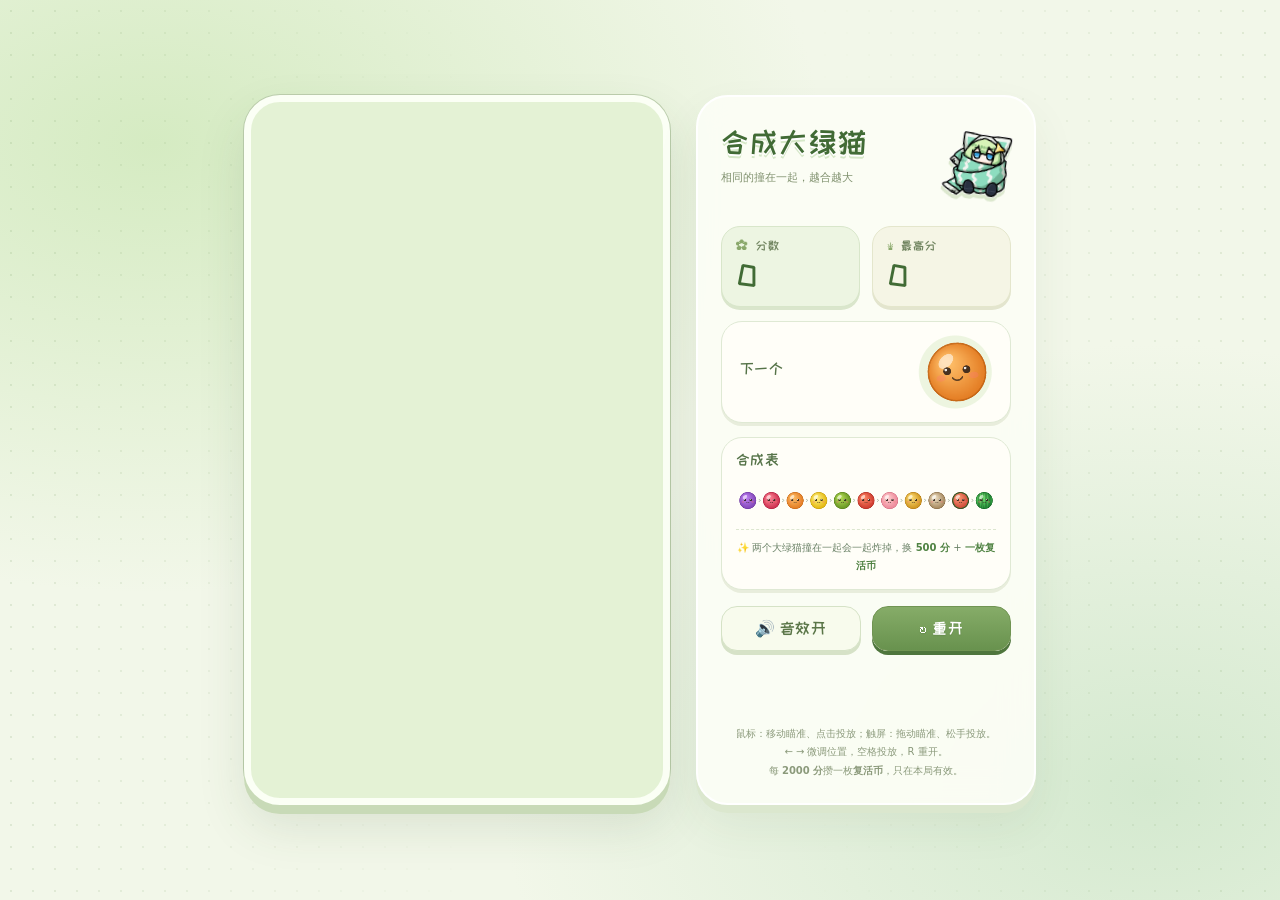
<file: index.html>
<!doctype html>
<html lang="zh-CN"><meta charset="utf-8"><meta name="viewport" content="width=device-width, initial-scale=1"><meta http-equiv="refresh" content="0;url=v1/index.html"><title>合成大绿猫</title><a href="v1/index.html">开始游戏</a></html>
</file>
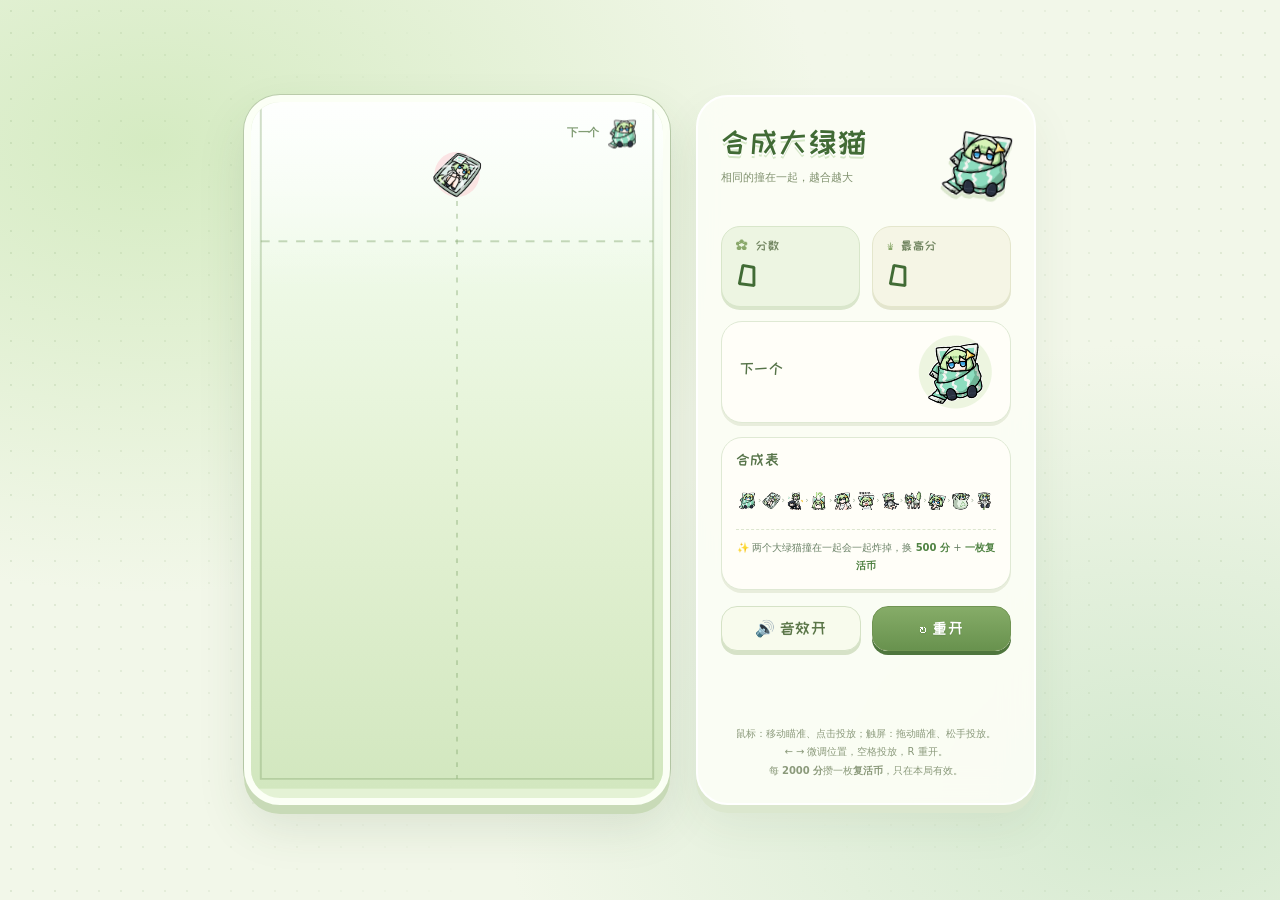
<file: v1/index.html>
<!DOCTYPE html>
<html lang="zh-CN">
<head>
<meta charset="utf-8">
<meta name="viewport" content="width=device-width, initial-scale=1, maximum-scale=1, user-scalable=no, viewport-fit=cover">
<meta name="theme-color" content="#e4f2d5">
<meta name="mobile-web-app-capable" content="yes">
<meta name="apple-mobile-web-app-capable" content="yes">
<meta name="apple-mobile-web-app-status-bar-style" content="default">
<meta name="apple-mobile-web-app-title" content="合成大绿猫">
<meta name="description" content="合成大绿猫 · 纯前端小游戏：拖动瞄准、松手投放，相同的撞在一起合成更大的一只。">
<!-- ↓ Monetag 站点验证：把后台给的 meta 标签粘在下面这一行 ↓ -->

<title>合成大绿猫</title>
<link rel="stylesheet" href="fonts.css"><link rel="stylesheet" href="style.css"><link rel="stylesheet" href="garden.css">
</head>
<body>

<main class="app">

  <!-- ===== 游戏区 ===== -->
  <section class="stage" id="stage">
    <canvas id="game" aria-label="合成大绿猫游戏区域"></canvas>

    <!-- 复活币：浮在棋盘左上角。
         刻意不放进顶部信息条 —— 手机上面板是横向 flex，
         多一个卡片会把「分数 / 最高分」挤到 52px 宽还折行（实测面板从 66px 涨到 102px）。
         这里 pointer-events 关掉，永远不会挡住投放。 -->
    <div class="revive-chip" id="reviveBadge" hidden>
      <span class="revive-chip-ico" aria-hidden="true">🪙</span><span id="reviveCount">×0</span>
    </div>

    <div class="overlay" id="overlay">
      <div class="dialog">

        <!-- ===== 越线第一屏：有复活币时才出现 ===== -->
        <div class="revive-ask" id="revivePrompt" hidden>
          <div class="dialog-emoji">😵</div>
          <h2>还能再救一下</h2>
          <p class="dialog-score">本局得分 <strong id="reviveScore">0</strong></p>
          <p class="revive-hint">清掉警戒线以上的绿猫，接着玩</p>
          <div class="dialog-actions">
            <button class="btn" id="giveUpBtn" type="button">不了，结束吧</button>
            <button class="btn btn-revive" id="reviveBtn" type="button">🪙 用一枚复活币</button>
          </div>
          <p class="dialog-hint" id="reviveLeft">还剩 1 枚</p>
        </div>

        <!-- ===== 第二屏：正式结算 ===== -->
        <div id="overPanel">
          <div class="dialog-emoji">🐱</div>
          <h2 id="overTitle">游戏结束</h2>
          <p class="dialog-score">本局得分 <strong id="finalScore">0</strong></p>
          <p class="dialog-best">最高分 <span id="finalBest">0</span></p>

          <div class="dialog-actions">
            <button class="btn btn-primary" id="restartBtn" type="button">再来一局</button>
          </div>
          <p class="dialog-hint">按 R 键也可重新开始</p>
        </div>

      </div>
    </div>
  </section>

  <!-- ===== 侧边面板 ===== -->
  <aside class="panel">

    <header class="panel-head"><img class="garden-mascot" src="../图/1.png" alt="" aria-hidden="true">
      <h1>合成大绿猫</h1>
      <p class="subtitle">相同的撞在一起，越合越大</p>
    </header>

    <div class="stats">
      <div class="stat">
        <span class="stat-label"><span aria-hidden="true">✿</span> 分数</span>
        <strong class="stat-value" id="score">0</strong>
      </div>
      <div class="stat">
        <span class="stat-label"><span aria-hidden="true">♛</span> 最高分</span>
        <strong class="stat-value stat-best" id="best">0</strong>
      </div>
    </div>

    <div class="next-box">
      <span class="box-label">下一个</span>
      <canvas id="next" width="160" height="160" aria-label="下一个"></canvas>
    </div>

    <div class="chain-box">
      <span class="box-label">合成表</span>
      <canvas id="chain" width="680" height="112" aria-label="合成顺序"></canvas>
      <p class="chain-note">✨ 两个大绿猫撞在一起会一起炸掉，换 <strong>500 分</strong> + <strong>一枚复活币</strong></p>
    </div>

    <div class="actions">
      <button class="btn" id="soundBtn" type="button" aria-pressed="true">
        <span class="ico">🔊</span><span class="lbl">音效开</span>
      </button>
      <button class="btn btn-primary" id="resetBtn" type="button" title="重新开始">
        <span class="ico">↻</span><span class="lbl">重开</span>
      </button>
    </div>

    <p class="tips">
      鼠标：移动瞄准、点击投放；触屏：拖动瞄准、松手投放。<br>
      ← → 微调位置，空格投放，R 重开。<br>
      每 <strong>2000 分</strong>攒一枚<strong>复活币</strong>，只在本局有效。
    </p>

  </aside>

</main>

<!-- 已确认的 11 级碰撞配置，来自用户导出的 parts.js。 -->
<script src="assets/fruits/parts.js"></script>
<script src="game.js"></script>




</body>
</html>
</file>
<file: v1/fonts.css>
/* 本地字体：断网打开也能显示；授权见 assets/fonts/OFL.txt。 */
@font-face {
  font-family: 'Green Cat Happy';
  src: url('assets/fonts/ZCOOLKuaiLe-Regular.ttf') format('truetype');
  font-style: normal;
  font-weight: 400;
  font-display: swap;
}
:root {
  --font-cute: 'Green Cat Happy', 'YouYuan', '幼圆', 'Microsoft YaHei', sans-serif;
}
</file>
<file: v1/style.css>
/* ============================================================
   合成大绿猫 · 浅绿色主题
   ============================================================ */

:root {
  --ink:        #29452f;
  --ink-soft:   #6b8267;
  --cream:      #f3f9ed;
  --brand:      #508343;
  --brand-dark: #386631;
  --card:       rgba(255, 255, 255, .74);
  --shadow:     0 18px 50px rgba(64, 102, 52, .18);

  /* 手机浏览器地址栏会吃掉 vh，dvh 更准；不支持的浏览器自动退回 vh */
  --vh:         100vh;
  --safe-t:     env(safe-area-inset-top, 0px);
  --safe-b:     env(safe-area-inset-bottom, 0px);
  --safe-l:     env(safe-area-inset-left, 0px);
  --safe-r:     env(safe-area-inset-right, 0px);
}

@supports (height: 100dvh) {
  :root { --vh: 100dvh; }
}

* { box-sizing: border-box; }

/* hidden 属性必须真的隐藏。
   浏览器默认只给 [hidden] { display: none }（权重 0,1,0），
   一旦某个类也写了 display（比如 .revive-chip { display: inline-flex }），
   同权重、后写的赢 —— hidden 就静默失效了，元素还挂在那儿。 */
[hidden] { display: none !important; }

html, body {
  height: 100%;
  overscroll-behavior: none;   /* 禁掉下拉刷新 / 橡皮筋 */
}

body {
  margin: 0;
  padding: 16px;
  color: var(--ink);
  font-family: "PingFang SC", "Hiragino Sans GB", "Microsoft YaHei",
               system-ui, -apple-system, "Segoe UI", Roboto, sans-serif;
  background:
    radial-gradient(1200px 700px at 8% -12%,  #d6edc1 0%, transparent 60%),
    radial-gradient(900px 600px at 104% -6%,  #d5efe0 0%, transparent 55%),
    radial-gradient(1000px 780px at 50% 118%, #e0efce 0%, transparent 62%),
    #f3f9ed;
  display: grid;
  place-items: center;
  overflow: hidden;
  touch-action: manipulation;          /* 干掉双击缩放 */
  -webkit-tap-highlight-color: transparent;
  -webkit-text-size-adjust: 100%;
}

/* ---------------- 布局 ---------------- */

.app {
  display: flex;
  align-items: stretch;
  gap: 20px;
  max-height: 100%;
}

/* ---------------- 游戏区 ---------------- */

.stage {
  position: relative;
  height: min(86vh, 700px);
  aspect-ratio: 420 / 700;
  flex: 0 0 auto;
  border-radius: 24px;
  background: #e4f2d5;
  overflow: hidden;
  cursor: pointer;
  user-select: none;
  touch-action: none;
  box-shadow:
    0 26px 64px rgba(64, 102, 52, .30),
    0 0 0 1px rgba(255, 255, 255, .7) inset,
    0 0 0 6px rgba(255, 255, 255, .55);
}

.stage:active { cursor: grabbing; }

#game {
  display: block;
  width: 100%;
  height: 100%;
}

/* ---------------- 结束遮罩 ---------------- */

.overlay {
  position: absolute;
  inset: 0;
  display: grid;
  place-items: center;
  padding: 24px;
  background: rgba(28, 53, 32, .5);
  backdrop-filter: blur(7px);
  -webkit-backdrop-filter: blur(7px);
  opacity: 0;
  pointer-events: none;
  transition: opacity .28s ease;
}

.overlay.show {
  opacity: 1;
  pointer-events: auto;
}

.dialog {
  width: 100%;
  padding: 26px 22px;
  border-radius: 22px;
  text-align: center;
  background: rgba(248, 252, 243, .96);
  box-shadow: 0 20px 46px rgba(28, 53, 32, .32);
  transform: translateY(14px) scale(.96);
  transition: transform .32s cubic-bezier(.2, .9, .3, 1.4);
}

.overlay.show .dialog { transform: none; }

.dialog-emoji {
  font-size: 46px;
  line-height: 1;
  margin-bottom: 6px;
}

.dialog h2 {
  margin: 0 0 12px;
  font-size: 24px;
  letter-spacing: .06em;
}

.dialog-score {
  margin: 0 0 4px;
  font-size: 15px;
  color: var(--ink-soft);
}

.dialog-score strong {
  font-size: 30px;
  color: var(--brand);
  font-variant-numeric: tabular-nums;
}

.dialog-best {
  margin: 0 0 18px;
  font-size: 13px;
  color: var(--ink-soft);
}

.dialog-hint {
  margin: 12px 0 0;
  font-size: 12px;
  color: var(--ink-soft);
}

/* ---------------- 赞助作者弹窗 ---------------- */

.sponsor-body {
  overflow-y: auto;
  -webkit-overflow-scrolling: touch;
  text-align: center;
}

.sponsor-note {
  margin: 0 0 14px;
  font-size: 13px;
  line-height: 1.7;
  color: var(--ink-soft);
}

.sponsor-qr {
  display: block;
  width: min(258px, 70vw);
  height: auto;
  margin: 0 auto;
  padding: 6px;
  border-radius: 14px;
  background: #fff;
  box-shadow: 0 6px 20px rgba(64, 102, 52, .18);
}

.sponsor-hint {
  margin: 12px 0 0;
  font-size: 12px;
  color: var(--ink-soft);
}

/* 结算弹窗里的「赏作者一包辣条」：要一眼看到，但别跟主按钮抢
   —— 用琥珀金（跟珊瑚红的主按钮区分开），加一道缓慢扫过的光，再叠一点亮度呼吸。
   注意选择器写成 .btn.btn-sponsor：这段在源码里排在 .btn 之前，
   单靠 .btn-sponsor 会被后面的 .btn 同权重覆盖掉。 */
.btn.btn-sponsor {
  position: relative;
  overflow: hidden;
  color: #34582d;
  font-weight: 800;
  letter-spacing: .01em;
  border-color: transparent;
  background: linear-gradient(135deg, #e4f2d5, #b8d899 52%, #78ad60);
  box-shadow: 0 8px 22px rgba(104, 149, 75, .42), inset 0 1px 0 rgba(255, 255, 255, .5);
  animation: sponsorPulse 2.6s ease-in-out infinite;
}

.btn.btn-sponsor:hover {
  transform: translateY(-2px) scale(1.012);
  box-shadow: 0 12px 30px rgba(104, 149, 75, .52), inset 0 1px 0 rgba(255, 255, 255, .55);
}
.btn.btn-sponsor:active { transform: translateY(1px) scale(.99); }

/* 一道光周期性地扫过去，提示「这里可以点」 */
.btn-sponsor::after {
  content: "";
  position: absolute;
  top: -20%;
  bottom: -20%;
  width: 42%;
  background: linear-gradient(100deg, transparent, rgba(255, 255, 255, .78), transparent);
  transform: translateX(-150%) skewX(-20deg);
  animation: sponsorSheen 3.2s ease-in-out infinite;
  pointer-events: none;
}

@keyframes sponsorPulse {
  0%, 100% { filter: brightness(1) saturate(1); }
  50%      { filter: brightness(1.09) saturate(1.12); }
}

@keyframes sponsorSheen {
  0%, 55%   { transform: translateX(-150%) skewX(-20deg); }
  82%, 100% { transform: translateX(330%) skewX(-20deg); }
}

@media (prefers-reduced-motion: reduce) {
  .btn.btn-sponsor, .btn-sponsor::after { animation: none; }
}

/* ---------------- 侧边面板 ---------------- */

.panel {
  width: min(312px, 86vw);
  display: flex;
  flex-direction: column;
  gap: 14px;
  padding: 20px;
  border-radius: 24px;
  border: 1px solid rgba(255, 255, 255, .8);
  background: var(--card);
  backdrop-filter: blur(16px);
  -webkit-backdrop-filter: blur(16px);
  box-shadow: var(--shadow);
}

.panel-head h1 {
  margin: 0;
  font-size: 26px;
  letter-spacing: .04em;
  background: linear-gradient(100deg, #78ad60, #508343 55%, #386631);
  -webkit-background-clip: text;
  background-clip: text;
  color: transparent;
}

.subtitle {
  margin: 6px 0 0;
  font-size: 12.5px;
  color: var(--ink-soft);
}

.stats {
  display: grid;
  grid-template-columns: 1fr 1fr;
  gap: 10px;
}

.stat {
  padding: 10px 12px;
  border-radius: 16px;
  background: rgba(255, 255, 255, .82);
  box-shadow: 0 4px 14px rgba(64, 102, 52, .10);
}

.stat-label {
  display: block;
  font-size: 11px;
  letter-spacing: .12em;
  color: var(--ink-soft);
}

.stat-value {
  display: block;
  margin-top: 2px;
  font-size: 26px;
  line-height: 1.1;
  font-variant-numeric: tabular-nums;
}

.stat-best { color: #508343; }

/* 复活币：浮在棋盘左上角的小胶囊。
   刻意不放进 .stats —— 手机上面板是横向 flex，多一个卡片会把分数卡挤到
   52px 宽还折行（实测面板从 66px 涨到 102px，整个版式被顶开）。 */
.revive-chip {
  position: absolute;
  left: 10px;
  top: 10px;
  z-index: 3;
  display: inline-flex;
  align-items: center;
  gap: 3px;
  padding: 3px 9px;
  border-radius: 999px;
  font-size: 13px;
  font-weight: 800;
  line-height: 1.4;
  font-variant-numeric: tabular-nums;
  color: #34582d;
  background: linear-gradient(135deg, #e4f2d5, #b8d899);
  box-shadow: 0 3px 10px rgba(104, 149, 75, .35), inset 0 1px 0 rgba(255, 255, 255, .75);
  pointer-events: none;          /* 绝不挡住投放 */
  user-select: none;
  -webkit-user-select: none;
}

.revive-chip-ico { font-size: 12px; }

.revive-chip.pop { animation: revivePop .5s cubic-bezier(.2, .9, .3, 1.5); }

@keyframes revivePop {
  0%   { transform: scale(1); }
  45%  { transform: scale(1.22); box-shadow: 0 6px 18px rgba(104, 149, 75, .5); }
  100% { transform: scale(1); }
}

/* 合成表底下那行规则说明 */
.chain-note {
  margin: 6px 0 0;
  font-size: 11.5px;
  line-height: 1.5;
  text-align: center;
  color: var(--ink-soft);
}
.chain-note strong { color: #508343; }

/* 越线那一屏 */
.revive-ask .dialog-score { margin-bottom: 10px; }

.revive-hint {
  margin: 0 0 18px;
  padding: 10px 12px;
  border-radius: 14px;
  font-size: 12.5px;
  line-height: 1.6;
  color: #45683a;
  background: rgba(228, 242, 213, .8);
  box-shadow: inset 0 0 0 1px rgba(135, 168, 112, .25);
}

/* 「用一枚复活币」：青绿色，跟珊瑚红的主按钮区分开 */
.btn.btn-revive {
  color: #fff;
  border-color: transparent;
  font-weight: 700;
  background: linear-gradient(135deg, #4fd1a5, #23b183 55%, #14946a);
  box-shadow: 0 8px 20px rgba(35, 177, 131, .38);
}
.btn.btn-revive:hover { box-shadow: 0 12px 26px rgba(35, 177, 131, .46); }

@media (prefers-reduced-motion: reduce) {
  .revive-chip.pop { animation: none; }
}

.stat-value.bump { animation: bump .32s ease; }

@keyframes bump {
  0%   { transform: scale(1); }
  45%  { transform: scale(1.22); color: var(--brand); }
  100% { transform: scale(1); }
}

/* 下一个 / 合成表 */

.box-label {
  display: block;
  margin-bottom: 6px;
  font-size: 11px;
  letter-spacing: .12em;
  color: var(--ink-soft);
}

.next-box,
.chain-box {
  padding: 10px 12px;
  border-radius: 16px;
  background: rgba(255, 255, 255, .82);
  box-shadow: 0 4px 14px rgba(64, 102, 52, .10);
}

#next {
  display: block;
  width: 76px;
  height: 76px;
  margin: 2px auto 0;
}

#chain {
  display: block;
  width: 100%;
  height: auto;
}

/* 按钮 */

.actions {
  display: grid;
  grid-template-columns: 1fr 1fr;
  gap: 10px;
}

.btn {
  padding: 11px 12px;
  font: inherit;
  font-size: 13.5px;
  font-weight: 600;
  color: var(--ink);
  border: 1px solid rgba(255, 255, 255, .9);
  border-radius: 14px;
  background: rgba(255, 255, 255, .9);
  box-shadow: 0 6px 16px rgba(64, 102, 52, .14);
  cursor: pointer;
  transition: transform .12s ease, box-shadow .12s ease, background .2s ease;
}

.btn .ico { margin-right: 4px; }

.btn:hover  { transform: translateY(-1px); box-shadow: 0 10px 22px rgba(64, 102, 52, .2); }
.btn:active { transform: translateY(1px) scale(.985); }

.btn:disabled { opacity: .55; cursor: default; transform: none; }

.btn-wide { grid-column: 1 / -1; }

.btn-primary {
  color: #fff;
  border-color: transparent;
  background: linear-gradient(135deg, #78ad60, var(--brand) 55%, var(--brand-dark));
}

/* ---------------- 结束弹窗里的结算区 ---------------- */

.submit-box {
  margin: 0 0 14px;
  padding: 12px;
  border-radius: 16px;
  background: rgba(228, 242, 213, .85);
  box-shadow: inset 0 0 0 1px rgba(135, 168, 112, .22);
}

.name-input {
  display: block;
  width: 100%;
  margin-bottom: 8px;
  padding: 11px 12px;
  font: inherit;
  font-size: 15px;
  color: var(--ink);
  text-align: center;
  border: 1px solid rgba(135, 168, 112, .45);
  border-radius: 12px;
  background: rgba(255, 255, 255, .95);
  outline: none;
}

.name-input:focus {
  border-color: var(--brand);
  box-shadow: 0 0 0 3px rgba(104, 149, 75, .18);
}

.submit-box .btn { width: 100%; }

.submit-msg {
  margin: 0;
  min-height: 17px;
  font-size: 12.5px;
  line-height: 1.35;
  text-align: center;
  color: var(--ink-soft);
}

.submit-msg.is-good { color: #1f9d55; font-weight: 600; }
.submit-msg.is-bad  { color: #d63b3b; font-weight: 600; }

.my-name {
  margin: 7px 0 0;
  font-size: 12px;
  text-align: center;
  color: var(--ink-soft);
}

.my-name strong { color: var(--ink); }

.link-btn {
  margin-left: 4px;
  padding: 0;
  font: inherit;
  font-size: 12px;
  color: var(--brand);
  text-decoration: underline;
  border: 0;
  background: none;
  cursor: pointer;
}

#submitBtn { margin-top: 9px; }

/* 排行榜弹窗里的昵称行 */
.nick-row {
  display: flex;
  align-items: center;
  gap: 10px;
  margin-bottom: 10px;
  padding: 8px 12px;
  border-radius: 12px;
  background: rgba(228, 242, 213, .9);
  box-shadow: inset 0 0 0 1px rgba(135, 168, 112, .22);
}

.nick-label {
  flex: 0 0 auto;
  font-size: 12.5px;
  color: var(--ink-soft);
}

.nick-input {
  flex: 1 1 auto;
  min-width: 0;
  padding: 8px 10px;
  font: inherit;
  font-size: 15px;      /* ≥16px 才不会被 iOS 自动放大，这里配合 viewport 也够用 */
  color: var(--ink);
  text-align: center;
  border: 1px solid rgba(135, 168, 112, .45);
  border-radius: 10px;
  background: #fff;
  outline: none;
}

.nick-input:focus {
  border-color: var(--brand);
  box-shadow: 0 0 0 3px rgba(104, 149, 75, .18);
}

.dialog-actions {
  display: grid;
  grid-template-columns: 1fr 1fr;
  gap: 10px;
}

/* ---------------- 排行榜弹窗 ---------------- */

.modal {
  position: fixed;
  inset: 0;
  z-index: 20;
  display: grid;
  place-items: center;
  padding: 16px;
  background: rgba(28, 53, 32, .5);
  backdrop-filter: blur(6px);
  -webkit-backdrop-filter: blur(6px);
  opacity: 0;
  pointer-events: none;
  transition: opacity .22s ease;
}

.modal.show { opacity: 1; pointer-events: auto; }

.modal-card {
  display: flex;
  flex-direction: column;
  width: min(380px, 100%);
  max-height: min(560px, calc(var(--vh) - 40px));
  padding: 16px;
  border-radius: 22px;
  background: rgba(248, 252, 243, .98);
  box-shadow: 0 24px 60px rgba(28, 53, 32, .35);
  transform: translateY(12px) scale(.97);
  transition: transform .26s cubic-bezier(.2, .9, .3, 1.3);
}

.modal.show .modal-card { transform: none; }

.modal-head {
  display: flex;
  align-items: center;
  justify-content: space-between;
  margin-bottom: 10px;
}

.modal-head h2 {
  margin: 0;
  font-size: 19px;
  letter-spacing: .04em;
}

.icon-btn {
  width: 34px;
  height: 34px;
  font: inherit;
  font-size: 15px;
  color: var(--ink-soft);
  border: 0;
  border-radius: 50%;
  background: rgba(0, 0, 0, .05);
  cursor: pointer;
}

.icon-btn:hover { background: rgba(0, 0, 0, .1); }

.board-list {
  flex: 1 1 auto;
  min-height: 120px;
  overflow-y: auto;
  -webkit-overflow-scrolling: touch;
  padding: 2px;
}

.board-empty {
  margin: 28px 8px;
  font-size: 13px;
  line-height: 1.7;
  text-align: center;
  color: var(--ink-soft);
}

.board-row {
  display: flex;
  align-items: center;
  gap: 10px;
  padding: 9px 12px;
  margin-bottom: 6px;
  border-radius: 12px;
  background: rgba(255, 255, 255, .9);
  box-shadow: 0 2px 6px rgba(64, 102, 52, .09);
}

.board-rank {
  flex: 0 0 30px;
  font-size: 14px;
  font-weight: 700;
  text-align: center;
  color: var(--ink-soft);
}

.board-name {
  flex: 1 1 auto;
  min-width: 0;
  font-size: 14px;
  overflow: hidden;
  text-overflow: ellipsis;
  white-space: nowrap;
}

.board-score {
  flex: 0 0 auto;
  font-size: 16px;
  font-weight: 700;
  font-variant-numeric: tabular-nums;
  color: var(--brand);
}

.board-row.r1 { background: linear-gradient(100deg, #edf7e4, #d6ebc4); }
.board-row.r2 { background: linear-gradient(100deg, #f7f7fa, #e8e9ef); }
.board-row.r3 { background: linear-gradient(100deg, #edf6e5, #d8eacb); }
.board-row.r1 .board-rank,
.board-row.r2 .board-rank,
.board-row.r3 .board-rank { font-size: 18px; }

.board-row.is-mine {
  outline: 2px solid var(--brand);
  outline-offset: -2px;
}

.modal-foot {
  display: flex;
  align-items: center;
  justify-content: space-between;
  gap: 10px;
  margin-top: 10px;
}

.board-note {
  font-size: 11px;
  color: var(--ink-soft);
}

.modal-foot .btn { flex: 0 0 auto; padding: 8px 16px; }

/* ---------------- 参数提示 ---------------- */

.tips {
  margin: 0;
  font-size: 11.5px;
  line-height: 1.7;
  text-align: center;
  color: var(--ink-soft);
}

/* ============================================================
   响应式：手机 / 竖屏窄屏
   思路：面板拆成「顶部信息条」——把 .panel 提到棋盘上方并横向压扁，
   只留分数 + 按钮；棋盘按剩余高度和 96vw 取小值，永远不出现滚动条。
   ============================================================ */

@media (max-width: 860px) {
  :root { --topbar: 68px; }   /* 顶部信息条 + 间隙的大致占高 */

  body {
    padding: calc(8px + var(--safe-t)) calc(8px + var(--safe-r))
             calc(8px + var(--safe-b)) calc(8px + var(--safe-l));
  }

  .app {
    flex-direction: column;
    align-items: center;
    justify-content: flex-start;   /* 信息条钉在顶上 */
    gap: 8px;
    width: 100%;
    height: 100%;
    max-height: none;
  }

  /* 面板是 DOM 里靠后的，用 order 提到棋盘上面 */
  .panel { order: -1; }

  /* 棋盘：高度取「剩余可用高度」与「96vw 按比例换算的高度」中较小的一个，
     宽度由 aspect-ratio 反推，保证不拉伸、不溢出；
     margin:auto 让它在剩下的空间里垂直居中 */
  .stage {
    margin: auto 0;
    height: min(calc(var(--vh) - var(--topbar) - 28px - var(--safe-t) - var(--safe-b)),
                calc(96vw * 700 / 420));
    width: auto;
    max-height: none;
    border-radius: 20px;
  }

  /* ---- 顶部信息条 ---- */
  .panel {
    flex-direction: row;
    align-items: stretch;
    gap: 8px;
    width: 100%;
    max-width: calc(96vw * 700 / 420);
    padding: 8px 10px;
    border-radius: 18px;
    backdrop-filter: blur(10px);
    -webkit-backdrop-filter: blur(10px);
  }

  .panel-head,
  .next-box,
  .chain-box,
  .tips { display: none; }

  .stats {
    flex: 1 1 auto;
    display: flex;
    gap: 8px;
    min-width: 0;
  }

  .stat {
    flex: 1 1 0;
    min-width: 0;
    padding: 6px 10px;
    border-radius: 12px;
    background: rgba(255, 255, 255, .9);
    box-shadow: 0 2px 8px rgba(64, 102, 52, .12);
  }

  .stat-label { font-size: 10px; letter-spacing: .08em; }

  .stat-value {
    margin-top: 0;
    font-size: 20px;
    line-height: 1.15;
  }

  .actions {
    flex: 0 0 auto;
    display: flex;
    gap: 6px;
  }

  /* 触摸目标够大，别让人点不中 */
  .btn {
    min-height: 46px;
    padding: 0 12px;
    font-size: 14px;
    border-radius: 13px;
    white-space: nowrap;
  }

  /* 手机上「排行榜 / 音效」只留图标，把横向空间让给分数 */
  #boardBtn .lbl,
  #soundBtn .lbl { display: none; }

  #boardBtn, #soundBtn {
    min-width: 46px;
    padding: 0 10px;
    font-size: 17px;
  }

  #boardBtn .ico, #soundBtn .ico { margin-right: 0; }

  /* ---- 结束弹窗 ---- */
  .overlay { padding: 14px; }

  .dialog {
    padding: 20px 16px;
    border-radius: 20px;
    max-height: 100%;
    overflow-y: auto;
    -webkit-overflow-scrolling: touch;
  }

  .dialog-emoji { font-size: 34px; }

  .dialog h2 { font-size: 21px; margin-bottom: 8px; }

  .dialog-score strong { font-size: 26px; }

  .submit-box { padding: 10px; }

  .name-input,
  .nick-input { font-size: 16px; }   /* ≥16px iOS 才不会自动放大 */

  .nick-row { padding: 7px 10px; }

  .modal-card { padding: 14px; }

  .dialog .btn { width: 100%; min-height: 48px; }

  .dialog-hint { font-size: 11px; }
}

/* 手机横屏 / 矮屏：回到左右布局，棋盘吃满高度 */
@media (max-width: 860px) and (orientation: landscape) {
  .app {
    flex-direction: row;
    align-items: center;
    justify-content: center;
    gap: 10px;
  }

  .panel {
    order: 0;
    flex-direction: column;
    width: min(230px, 30vw);
    max-width: none;
    padding: 10px;
  }

  .stats { flex-direction: column; flex: 0 0 auto; }

  .actions { flex-direction: column; }

  .stage {
    height: calc(var(--vh) - 16px - var(--safe-t) - var(--safe-b));
    width: auto;
  }

  .stat-value { font-size: 18px; }
}

/* 小屏手机（iPhone SE 等 375 以下）：再压一档，保证一行放得下 */
@media (max-width: 380px) {
  .panel { padding: 6px 8px; gap: 6px; }

  .stats { gap: 6px; }

  .stat { padding: 5px 8px; }

  .stat-value { font-size: 17px; }

  .stat-label { font-size: 9px; }

  .btn { min-height: 44px; padding: 0 10px; font-size: 13px; }

  #boardBtn, #soundBtn { min-width: 42px; font-size: 16px; }
}

/* 顶部信息条在横屏下是竖排的，恢复成图标 + 文字 */
@media (max-width: 860px) and (orientation: landscape) {
  #boardBtn, #soundBtn { min-width: 0; padding: 0 10px; font-size: 13px; }
  #boardBtn .lbl, #soundBtn .lbl { display: inline; }
  #boardBtn .ico, #soundBtn .ico { margin-right: 4px; }
}

/* 很矮的横屏（手机横过来且高度不足 430px）：进一步压缩 */
@media (max-width: 860px) and (orientation: landscape) and (max-height: 430px) {
  .stat-label { display: none; }
  .stat { padding: 4px 8px; }
  .stat-value { font-size: 16px; }
  .btn { min-height: 40px; padding: 0 10px; font-size: 13px; }
}

/* 桌面端矮窗口 */
@media (max-height: 620px) and (min-width: 861px) {
  .stage { height: 92vh; }
  .chain-box { display: none; }
}

a.btn {text-align:center;text-decoration:none;} .panel-head h1 {background:none;color:#347448;}


/* 圆润手写字用于标题与操作，小字保留清晰的阅读字体。 */
.panel-head h1, .dialog h2, .modal h2 {
  font-family: var(--font-cute);
  font-weight: 400;
  letter-spacing: .08em;
  text-shadow: 0 2px 0 #fff, 0 4px 0 #d6e8c8;
}
.panel-head h1 { font-size: 30px; line-height: 1.3; }
.btn, .stat-label, .stat-value, .dialog-score strong, .chain-badge {
  font-family: var(--font-cute);
  font-weight: 400;
}
.btn { font-size: 16px; letter-spacing: .04em; }
.stat-label { font-size: 13px; letter-spacing: .06em; }
.stat-value { font-size: 30px; line-height: 1.15; }
.dialog-score strong { font-size: 34px; }
@media (max-width: 600px) {
  .panel-head h1 { font-size: 24px; }
  .stat-value { font-size: 26px; }
  .btn { font-size: 14px; }
}
</file>
<file: v1/garden.css>
/* 小猫花园：游戏展示层，保留原有画布和交互。 */
body {
  background: radial-gradient(ellipse at 12% 16%, #d5ebc2 0, transparent 42%),
    radial-gradient(ellipse at 90% 88%, #d4e9cf 0, transparent 40%), #f2f7e9;
}
body::before {
  content: ''; position: fixed; inset: 0; pointer-events: none;
  background-image: radial-gradient(#87a97130 1.2px, transparent 1.2px);
  background-size: 22px 22px;
  mask-image: linear-gradient(90deg, #000, transparent 38%, transparent 62%, #000);
}
.app { gap: 26px; align-items: stretch; position: relative; }
.stage {
  height: min(88vh, 710px); border: 7px solid #fbfff5; border-radius: 36px;
  box-shadow: 0 9px 0 #c8dab7, 0 22px 48px #38582c20, 0 0 0 1px #bdcfae;
}
.garden-sign {
  position: absolute; top: 15px; left: 16px; z-index: 1; pointer-events: none;
  padding: 6px 11px; border-radius: 12px 12px 12px 3px;
  color: #6c895b; background: #fbfff0db; border: 1px solid #d6e5c8;
  font: 13px var(--font-cute); letter-spacing: .04em;
}
.garden-sign span { color: #88ac68; margin-left: 5px; }
.revive-chip { top: 54px; }
.panel {
  width: 340px; padding: 23px; gap: 14px; border-radius: 32px;
  background: #fbfdf5f2; border: 2px solid #fff;
  box-shadow: 0 8px 0 #dbe7ce, 0 20px 45px #38582c12;
}
.panel-head { position: relative; min-height: 92px; padding: 3px 0 4px; }
.garden-kicker { font: 11px var(--font-cute); letter-spacing: .14em; color: #849c6e; margin-bottom: 9px; }
.panel-head h1 { font-size: 30px; letter-spacing: .04em; color: #416b35; }
.subtitle { font-size: 11px; margin-top: 8px; color: #80916e; }
.garden-mascot { position: absolute; right: -6px; top: 4px; width: 72px; height: 80px; object-fit: contain; transform: rotate(9deg); filter: drop-shadow(0 4px 0 #dce8ce); }
.stats { gap: 12px; }
.stat { position: relative; padding: 12px 14px; border-radius: 19px; border: 1px solid #d8e6ca; background: #edf5e2; box-shadow: 0 3px 0 #dae6cc; }
.stat:nth-child(2) { background: #f5f5e5; border-color: #e4e6cc; box-shadow: 0 3px 0 #e3e5ce; }
.stat-label { font-size: 12px; color: #718560; }
.stat-label>span { margin-right: 4px; color: #8aa86b; }
.stat-value { font-size: 32px; margin-top: 5px; color: #416b35; }
.next-box, .chain-box { border: 1px solid #dfE9d4; border-radius: 21px; background: #fffef8; box-shadow: 0 3px 0 #e8eddc; }
.next-box { display: flex; align-items: center; justify-content: space-between; padding: 12px 18px; min-height: 102px; background: radial-gradient(circle at 81% 50%, #edf5e0 0 36px, transparent 37px), #fffef8; }
.box-label { font: 15px var(--font-cute); color: #557348; letter-spacing: .03em; }
.card-caption { font-size: 11px; color: #94a185; }
#next { margin: 0; width: 70px; height: 70px; transform: rotate(-6deg); }
.chain-box { padding: 14px; }
.label-note { float: right; font: 10px 'Microsoft YaHei', sans-serif; color: #93a082; padding-top: 3px; }
#chain { margin: 12px 0 7px; }
.chain-note { font-size: 10px; line-height: 1.8; margin: 7px 0 0; padding-top: 9px; border-top: 1px dashed #dce6cf; }
.actions { gap: 11px; margin-top: 2px; }
.btn { display: flex; align-items: center; justify-content: center; min-height: 45px; border-radius: 16px; border: 1px solid #d5e2c6; background: #f8fbed; box-shadow: 0 4px 0 #d6e2c7; color: #5a7547; transition: transform .16s, box-shadow .16s; }
.btn:hover { transform: translateY(-2px); box-shadow: 0 6px 0 #d6e2c7; background: #f0f7df; }
.btn:active { transform: translateY(3px); box-shadow: 0 1px 0 #d6e2c7; }
.btn-primary { background: linear-gradient(#86ac68, #68924e); border-color: #709452; color: #fff; box-shadow: 0 4px 0 #4f763d; text-shadow: 0 1px 1px #45683540; }
.btn-primary:hover { background: #7ba45d; box-shadow: 0 6px 0 #4f763d; }
.tips { margin-top: auto; font-size: 10px; color: #8b9a7b; line-height: 1.85; }
.dialog { border: 2px solid #fff; background: #f9fced; box-shadow: 0 7px 0 #cbdcba, 0 20px 46px #23452030; border-radius: 28px; }
.dialog-actions .btn { display: inline-flex; }
@media (max-width: 860px) and (orientation: portrait) {
  body { padding: calc(12px + var(--safe-t)) 12px calc(12px + var(--safe-b)); }
  .app { gap: 14px; }
  .panel { display: grid; grid-template-columns: 1fr auto; width: min(100%, 460px); padding: 12px 14px; border-radius: 23px; gap: 10px 12px; flex: 0 0 auto; }
  .panel-head { display: block; grid-column: 1 / -1; min-height: 39px; padding: 0; }
  .garden-kicker { font-size: 9px; margin-bottom: 3px; }
  .panel-head h1 { font-size: 23px; line-height: 1.2; }
  .garden-mascot { width: 50px; height: 50px; top: -7px; right: 0; }
  .subtitle { display: none; }
  .stats { gap: 8px; }
  .stat { padding: 7px 9px; border-radius: 13px; }
  .stat-label { font-size: 10px; white-space: nowrap; letter-spacing: 0; }
  .stat-value { font-size: 23px; margin-top: 3px; }
  .actions { display: grid; grid-template-columns: 40px 76px; gap: 6px; margin: 0; align-content: center; }
  .actions .btn { min-height: 42px; padding: 0 6px; font-size: 13px; border-radius: 13px; }
  #soundBtn { min-width: 40px; font-size: 16px; }
  .next-box, .chain-box, .tips { display: none; }
  .stage { height: min(calc(var(--vh) - 192px - var(--safe-t) - var(--safe-b)), calc((100vw - 30px) * 700 / 420)); margin: auto 0; border-width: 5px; border-radius: 26px; max-width: 100%; }
  .garden-sign { top: 12px; left: 12px; font-size: 11px; }
}
@media (max-height: 720px) and (min-width: 861px) {
  .panel { gap: 9px; padding: 17px; }
  .panel-head { min-height: 77px; }
  .next-box { min-height: 80px; padding: 6px 16px; }
  #next { width: 60px; height: 60px; }
  .chain-box { padding: 10px 14px; }
  #chain { margin: 5px 0; }
  .tips { display: none; }
}
@media (max-width: 860px) and (orientation: landscape) {
  .panel { width: min(260px, 33vw); padding: 12px; gap: 9px; }
  .panel-head, .next-box, .chain-box, .tips { display: none; }
  .stage { height: calc(var(--vh) - 32px); }
  .garden-sign { font-size: 10px; top: 10px; left: 10px; }
}
</file>
